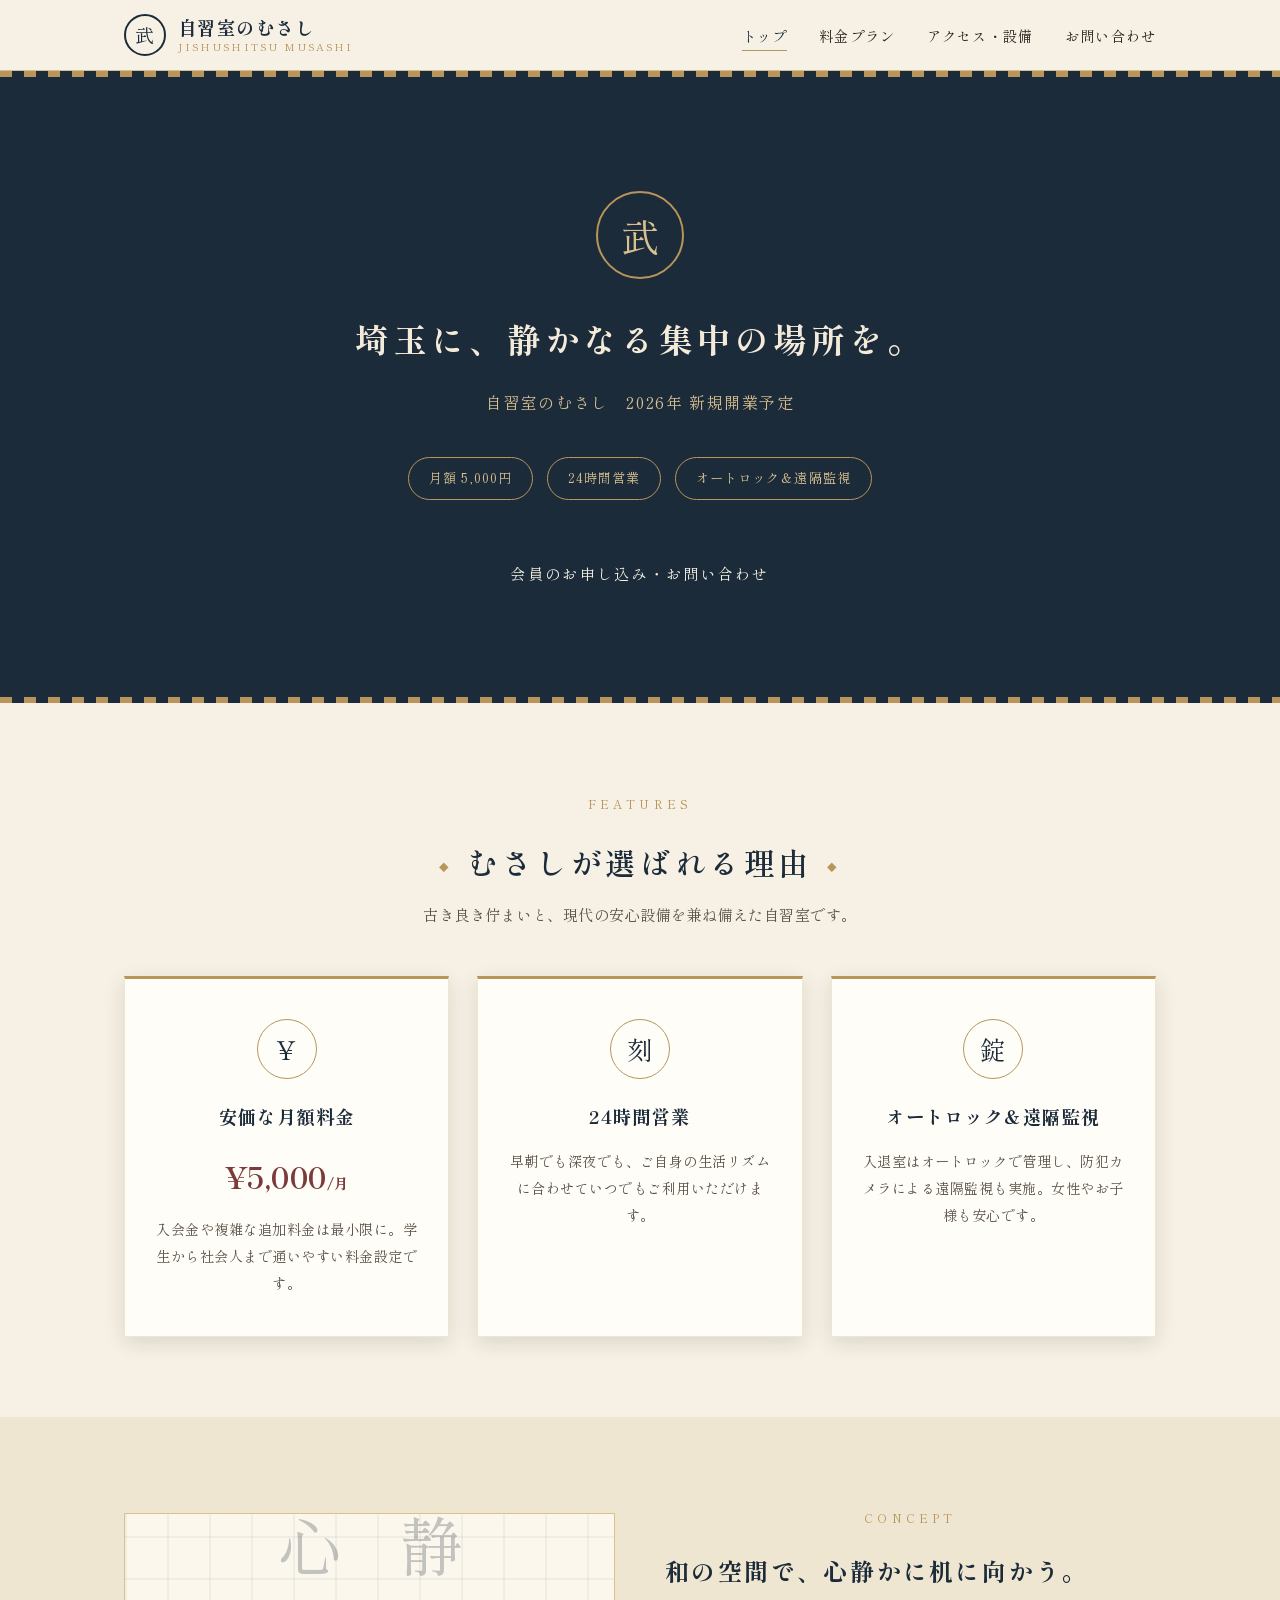
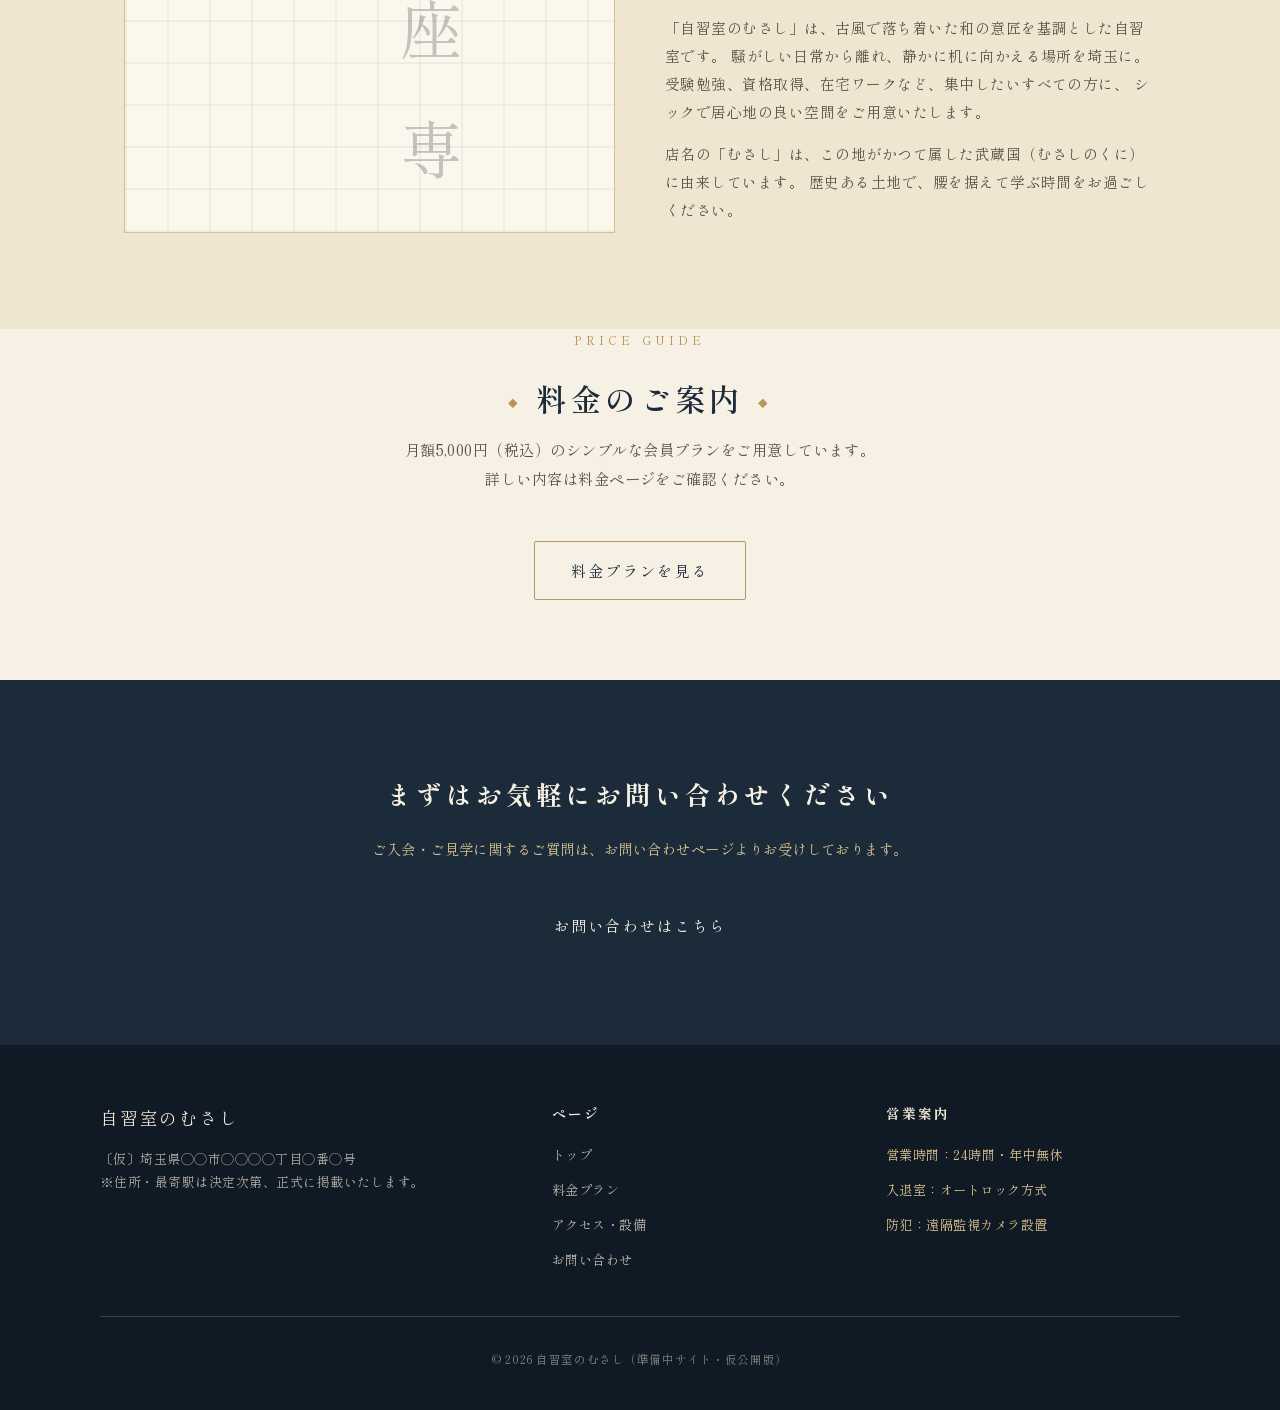
<file: musashi-jishushitsu/index.html>
<!DOCTYPE html>
<html lang="ja">
<head>
<meta charset="UTF-8">
<meta name="viewport" content="width=device-width, initial-scale=1.0">
<title>自習室のむさし｜埼玉県の24時間自習室・月額5,000円</title>
<meta name="description" content="埼玉県に新規開業する自習室「自習室のむさし」。月額5,000円、24時間営業、オートロック＆遠隔監視で安心して学べる和の空間です。">
<link rel="stylesheet" href="css/style.css">
</head>
<body>

<header class="site-header">
  <div class="header-inner">
    <a href="index.html" class="brand">
      <span class="brand-mark">武</span>
      <span class="brand-text">
        <span class="name">自習室のむさし</span>
        <span class="kana">JISHUSHITSU MUSASHI</span>
      </span>
    </a>
    <button class="nav-toggle" aria-label="メニューを開く">
      <span></span><span></span><span></span>
    </button>
    <nav class="main-nav">
      <ul>
        <li><a href="index.html">トップ</a></li>
        <li><a href="pricing.html">料金プラン</a></li>
        <li><a href="access.html">アクセス・設備</a></li>
        <li><a href="contact.html">お問い合わせ</a></li>
      </ul>
    </nav>
  </div>
</header>

<section class="hero">
  <div class="hero-emblem">武</div>
  <h1 class="hero-catch">埼玉に、静かなる集中の場所を。</h1>
  <p class="hero-sub">自習室のむさし　2026年 新規開業予定</p>
  <div class="hero-badges">
    <span class="hero-badge">月額 5,000円</span>
    <span class="hero-badge">24時間営業</span>
    <span class="hero-badge">オートロック＆遠隔監視</span>
  </div>
  <a href="contact.html" class="btn btn-primary">会員のお申し込み・お問い合わせ</a>
</section>

<section class="features">
  <div class="container">
    <span class="section-title-en">FEATURES</span>
    <h2 class="section-title">むさしが選ばれる理由</h2>
    <p class="section-lead">古き良き佇まいと、現代の安心設備を兼ね備えた自習室です。</p>

    <div class="feature-grid">
      <div class="feature-card">
        <div class="feature-icon">￥</div>
        <h3>安価な月額料金</h3>
        <p class="price">¥5,000<span style="font-size:0.9rem;">/月</span></p>
        <p>入会金や複雑な追加料金は最小限に。学生から社会人まで通いやすい料金設定です。</p>
      </div>
      <div class="feature-card">
        <div class="feature-icon">刻</div>
        <h3>24時間営業</h3>
        <p>早朝でも深夜でも、ご自身の生活リズムに合わせていつでもご利用いただけます。</p>
      </div>
      <div class="feature-card">
        <div class="feature-icon">錠</div>
        <h3>オートロック＆遠隔監視</h3>
        <p>入退室はオートロックで管理し、防犯カメラによる遠隔監視も実施。女性やお子様も安心です。</p>
      </div>
    </div>
  </div>
</section>

<section class="concept">
  <div class="container concept-inner">
    <div class="concept-visual"><span>静座 専心</span></div>
    <div class="concept-text">
      <span class="section-title-en">CONCEPT</span>
      <h2>和の空間で、心静かに机に向かう。</h2>
      <p>
        「自習室のむさし」は、古風で落ち着いた和の意匠を基調とした自習室です。
        騒がしい日常から離れ、静かに机に向かえる場所を埼玉に。
        受験勉強、資格取得、在宅ワークなど、集中したいすべての方に、
        シックで居心地の良い空間をご用意いたします。
      </p>
      <p>
        店名の「むさし」は、この地がかつて属した武蔵国（むさしのくに）に由来しています。
        歴史ある土地で、腰を据えて学ぶ時間をお過ごしください。
      </p>
    </div>
  </div>
</section>

<section class="features" style="padding-top:0;">
  <div class="container">
    <span class="section-title-en">PRICE GUIDE</span>
    <h2 class="section-title">料金のご案内</h2>
    <p class="section-lead">
      月額5,000円（税込）のシンプルな会員プランをご用意しています。<br>
      詳しい内容は料金ページをご確認ください。
    </p>
    <div style="text-align:center;">
      <a href="pricing.html" class="btn btn-outline">料金プランを見る</a>
    </div>
  </div>
</section>

<section class="cta">
  <h2>まずはお気軽にお問い合わせください</h2>
  <p>ご入会・ご見学に関するご質問は、お問い合わせページよりお受けしております。</p>
  <a href="contact.html" class="btn btn-primary">お問い合わせはこちら</a>
</section>

<footer class="site-footer">
  <div class="footer-inner">
    <div class="footer-brand">
      <span class="name">自習室のむさし</span>
      <p>
        〔仮〕埼玉県◯◯市◯◯◯◯丁目◯番◯号<br>
        ※住所・最寄駅は決定次第、正式に掲載いたします。
      </p>
    </div>
    <div class="footer-col">
      <h4>ページ</h4>
      <ul>
        <li><a href="index.html">トップ</a></li>
        <li><a href="pricing.html">料金プラン</a></li>
        <li><a href="access.html">アクセス・設備</a></li>
        <li><a href="contact.html">お問い合わせ</a></li>
      </ul>
    </div>
    <div class="footer-col">
      <h4>営業案内</h4>
      <ul>
        <li>営業時間：24時間・年中無休</li>
        <li>入退室：オートロック方式</li>
        <li>防犯：遠隔監視カメラ設置</li>
      </ul>
    </div>
  </div>
  <p class="footer-bottom">&copy; 2026 自習室のむさし（準備中サイト・仮公開版）</p>
</footer>

<script src="js/script.js"></script>
</body>
</html>
</file>
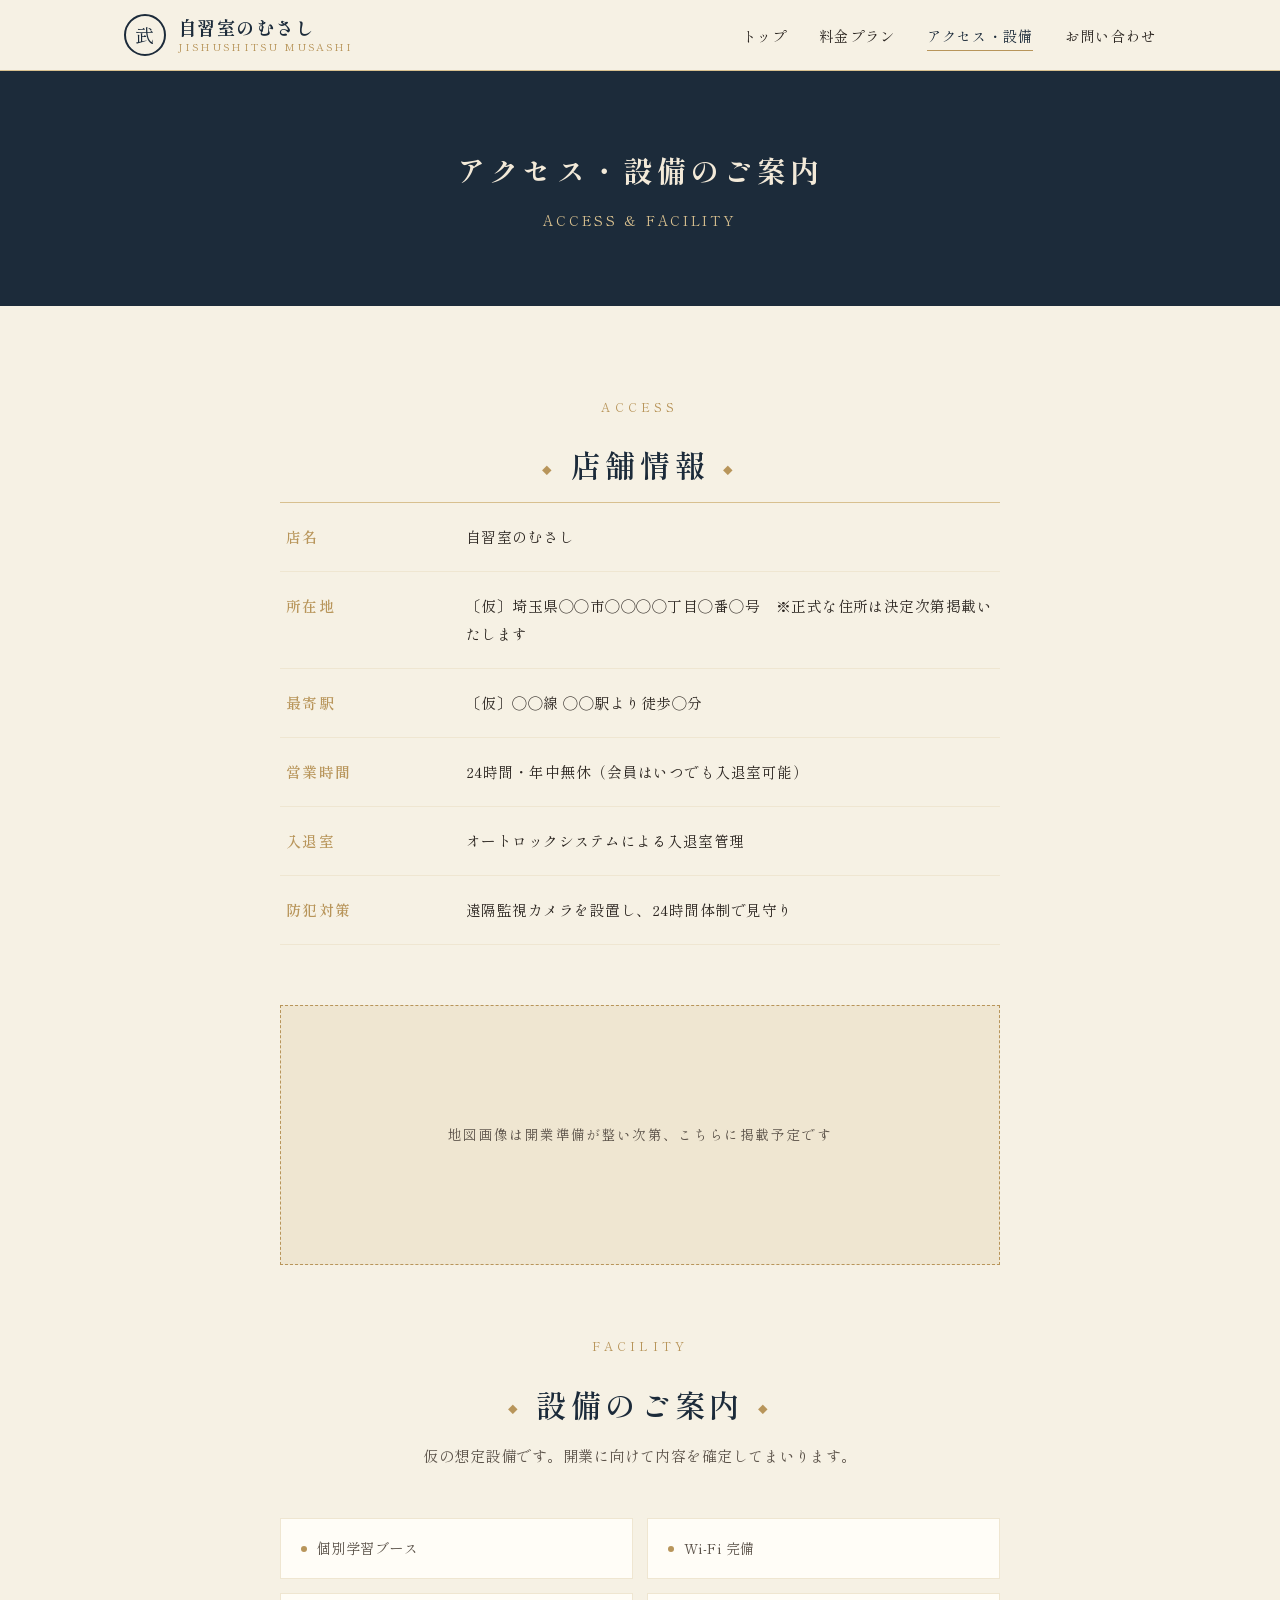
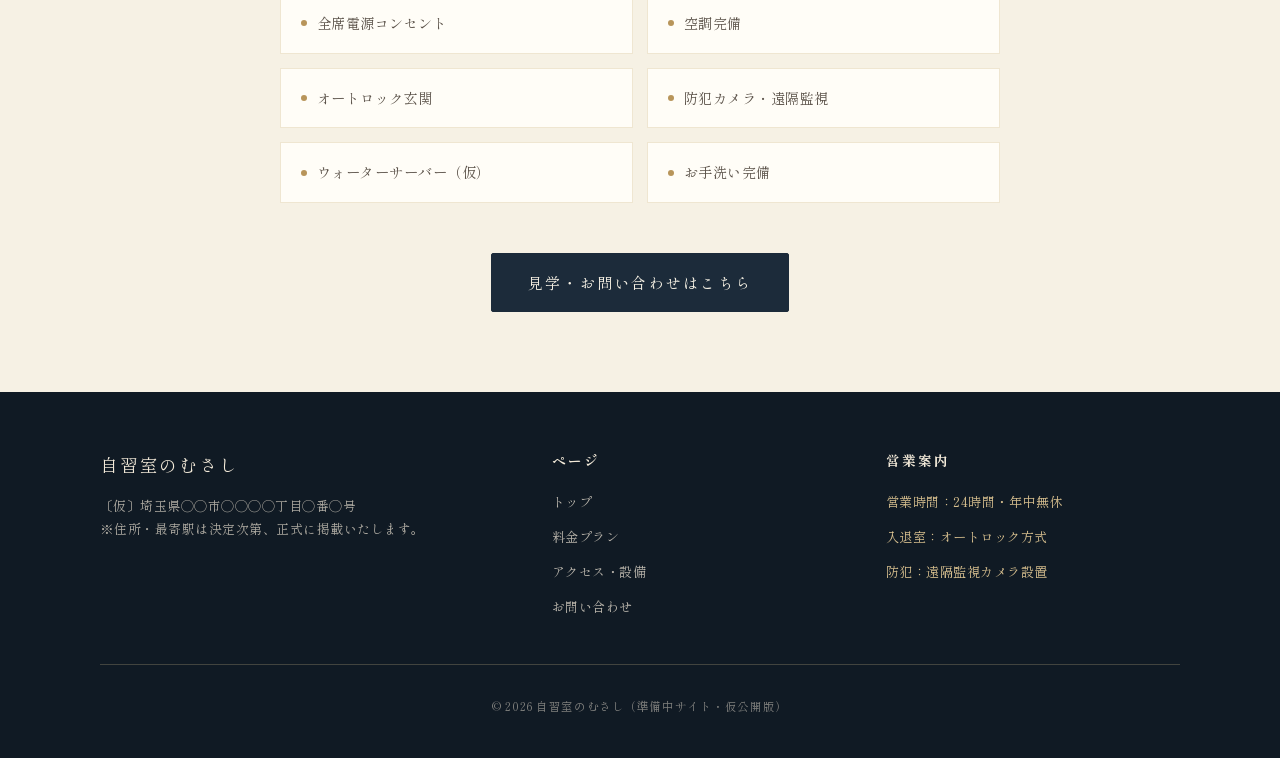
<file: musashi-jishushitsu/access.html>
<!DOCTYPE html>
<html lang="ja">
<head>
<meta charset="UTF-8">
<meta name="viewport" content="width=device-width, initial-scale=1.0">
<title>アクセス・設備｜自習室のむさし</title>
<meta name="description" content="自習室のむさしのアクセス方法・設備のご案内。オートロックと遠隔監視カメラで安心してご利用いただけます。">
<link rel="stylesheet" href="css/style.css">
</head>
<body>

<header class="site-header">
  <div class="header-inner">
    <a href="index.html" class="brand">
      <span class="brand-mark">武</span>
      <span class="brand-text">
        <span class="name">自習室のむさし</span>
        <span class="kana">JISHUSHITSU MUSASHI</span>
      </span>
    </a>
    <button class="nav-toggle" aria-label="メニューを開く">
      <span></span><span></span><span></span>
    </button>
    <nav class="main-nav">
      <ul>
        <li><a href="index.html">トップ</a></li>
        <li><a href="pricing.html">料金プラン</a></li>
        <li><a href="access.html">アクセス・設備</a></li>
        <li><a href="contact.html">お問い合わせ</a></li>
      </ul>
    </nav>
  </div>
</header>

<section class="page-hero">
  <h1>アクセス・設備のご案内</h1>
  <p>ACCESS &amp; FACILITY</p>
</section>

<section class="features">
  <div class="container">
    <span class="section-title-en">ACCESS</span>
    <h2 class="section-title">店舗情報</h2>

    <dl class="info-list">
      <div class="info-row">
        <dt>店名</dt>
        <dd>自習室のむさし</dd>
      </div>
      <div class="info-row">
        <dt>所在地</dt>
        <dd>〔仮〕埼玉県◯◯市◯◯◯◯丁目◯番◯号　※正式な住所は決定次第掲載いたします</dd>
      </div>
      <div class="info-row">
        <dt>最寄駅</dt>
        <dd>〔仮〕◯◯線 ◯◯駅より徒歩◯分</dd>
      </div>
      <div class="info-row">
        <dt>営業時間</dt>
        <dd>24時間・年中無休（会員はいつでも入退室可能）</dd>
      </div>
      <div class="info-row">
        <dt>入退室</dt>
        <dd>オートロックシステムによる入退室管理</dd>
      </div>
      <div class="info-row">
        <dt>防犯対策</dt>
        <dd>遠隔監視カメラを設置し、24時間体制で見守り</dd>
      </div>
    </dl>

    <div class="map-placeholder">
      地図画像は開業準備が整い次第、こちらに掲載予定です
    </div>

    <span class="section-title-en">FACILITY</span>
    <h2 class="section-title">設備のご案内</h2>
    <p class="section-lead">仮の想定設備です。開業に向けて内容を確定してまいります。</p>

    <div class="equip-grid">
      <div class="equip-item">個別学習ブース</div>
      <div class="equip-item">Wi-Fi 完備</div>
      <div class="equip-item">全席電源コンセント</div>
      <div class="equip-item">空調完備</div>
      <div class="equip-item">オートロック玄関</div>
      <div class="equip-item">防犯カメラ・遠隔監視</div>
      <div class="equip-item">ウォーターサーバー（仮）</div>
      <div class="equip-item">お手洗い完備</div>
    </div>

    <div style="text-align:center; margin-top:50px;">
      <a href="contact.html" class="btn btn-primary">見学・お問い合わせはこちら</a>
    </div>
  </div>
</section>

<footer class="site-footer">
  <div class="footer-inner">
    <div class="footer-brand">
      <span class="name">自習室のむさし</span>
      <p>
        〔仮〕埼玉県◯◯市◯◯◯◯丁目◯番◯号<br>
        ※住所・最寄駅は決定次第、正式に掲載いたします。
      </p>
    </div>
    <div class="footer-col">
      <h4>ページ</h4>
      <ul>
        <li><a href="index.html">トップ</a></li>
        <li><a href="pricing.html">料金プラン</a></li>
        <li><a href="access.html">アクセス・設備</a></li>
        <li><a href="contact.html">お問い合わせ</a></li>
      </ul>
    </div>
    <div class="footer-col">
      <h4>営業案内</h4>
      <ul>
        <li>営業時間：24時間・年中無休</li>
        <li>入退室：オートロック方式</li>
        <li>防犯：遠隔監視カメラ設置</li>
      </ul>
    </div>
  </div>
  <p class="footer-bottom">&copy; 2026 自習室のむさし（準備中サイト・仮公開版）</p>
</footer>

<script src="js/script.js"></script>
</body>
</html>
</file>
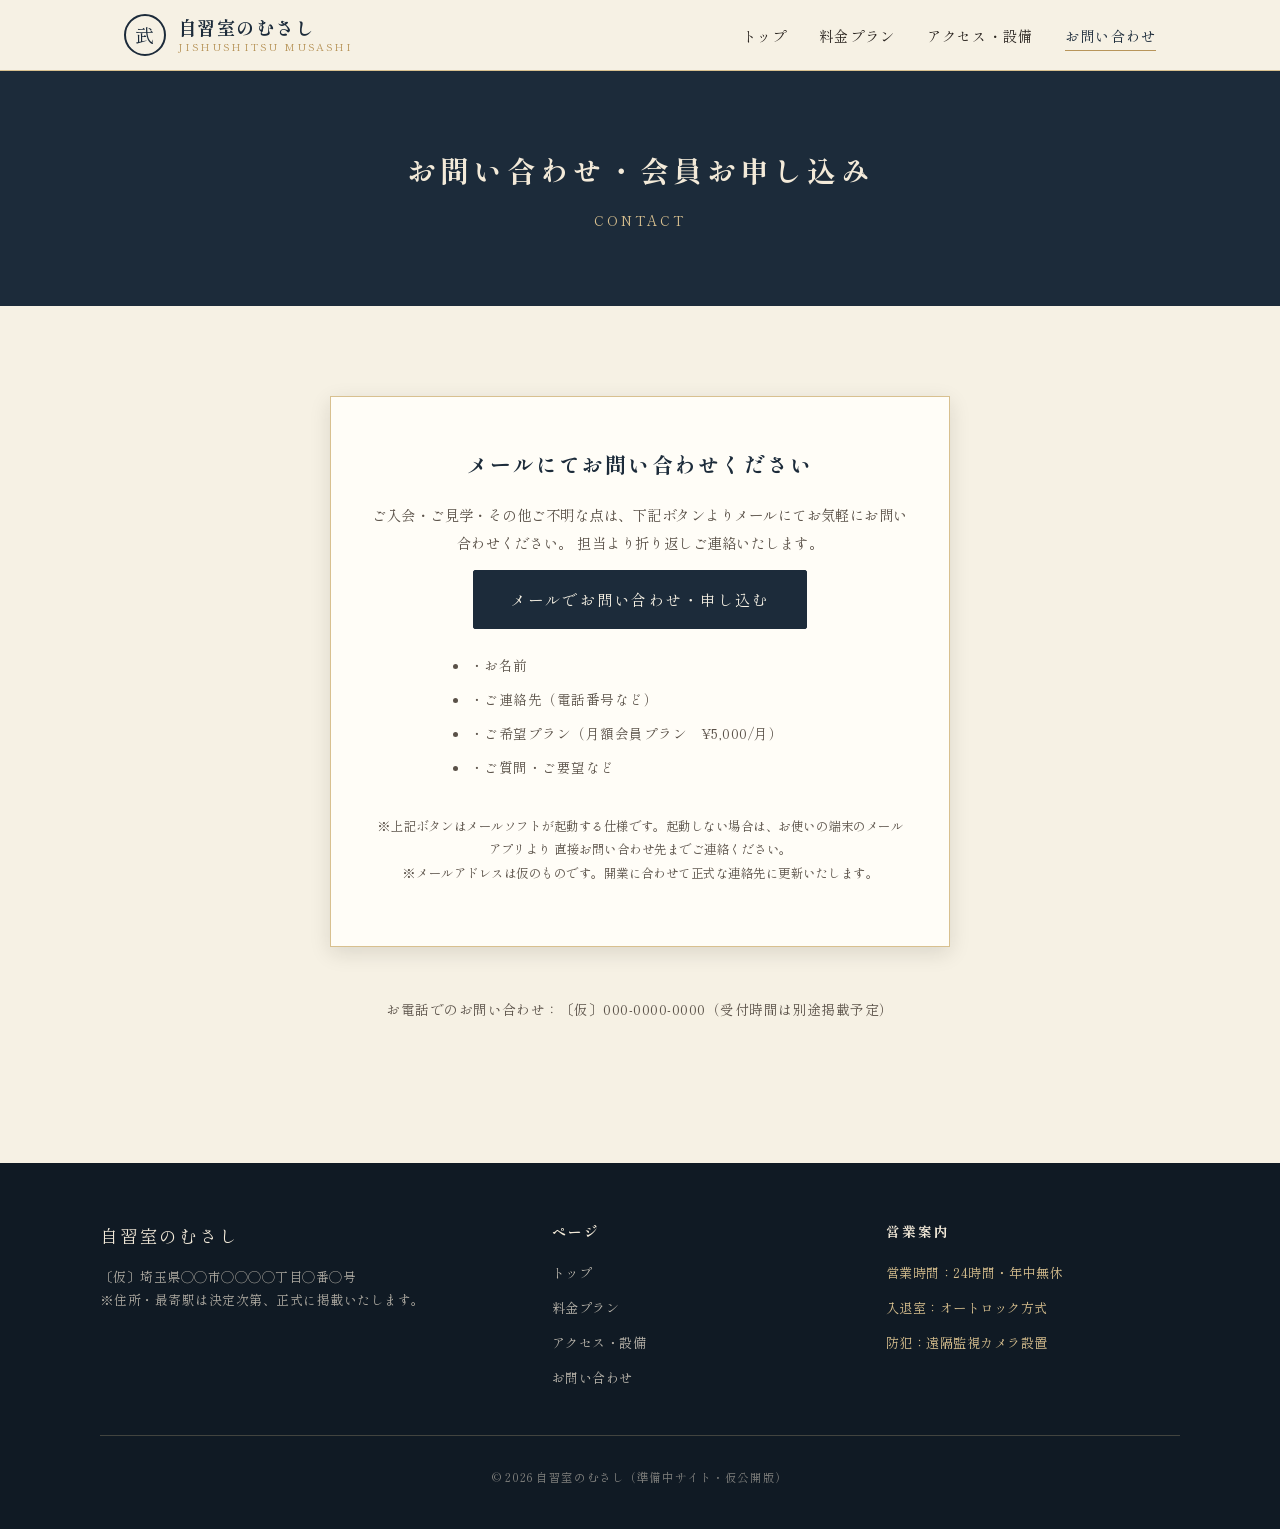
<file: musashi-jishushitsu/contact.html>
<!DOCTYPE html>
<html lang="ja">
<head>
<meta charset="UTF-8">
<meta name="viewport" content="width=device-width, initial-scale=1.0">
<title>お問い合わせ｜自習室のむさし</title>
<meta name="description" content="自習室のむさしへのお問い合わせ・会員お申し込みはメールにて受け付けております。">
<link rel="stylesheet" href="css/style.css">
</head>
<body>

<header class="site-header">
  <div class="header-inner">
    <a href="index.html" class="brand">
      <span class="brand-mark">武</span>
      <span class="brand-text">
        <span class="name">自習室のむさし</span>
        <span class="kana">JISHUSHITSU MUSASHI</span>
      </span>
    </a>
    <button class="nav-toggle" aria-label="メニューを開く">
      <span></span><span></span><span></span>
    </button>
    <nav class="main-nav">
      <ul>
        <li><a href="index.html">トップ</a></li>
        <li><a href="pricing.html">料金プラン</a></li>
        <li><a href="access.html">アクセス・設備</a></li>
        <li><a href="contact.html">お問い合わせ</a></li>
      </ul>
    </nav>
  </div>
</header>

<section class="page-hero">
  <h1>お問い合わせ・会員お申し込み</h1>
  <p>CONTACT</p>
</section>

<section class="features">
  <div class="container">

    <div class="contact-box">
      <h2>メールにてお問い合わせください</h2>
      <p>
        ご入会・ご見学・その他ご不明な点は、下記ボタンよりメールにてお気軽にお問い合わせください。
        担当より折り返しご連絡いたします。
      </p>

      <a
        class="btn btn-primary"
        href="mailto:info@musashi-jishushitsu.example.jp?subject=%E3%80%90%E8%87%AA%E7%BF%92%E5%AE%A4%E3%81%AE%E3%82%80%E3%81%95%E3%81%97%E3%80%91%E3%81%8A%E5%95%8F%E3%81%84%E5%90%88%E3%82%8F%E3%81%9B&body=%E3%81%94%E6%B0%8F%E5%90%8D%EF%BC%9A%0D%0A%E3%81%94%E9%80%A3%E7%B5%A1%E5%85%88%EF%BC%88%E9%9B%BB%E8%A9%B1%E7%95%AA%E5%8F%B7%E3%81%AA%E3%81%A9%EF%BC%89%EF%BC%9A%0D%0A%E3%81%94%E5%B8%8C%E6%9C%9B%E3%83%97%E3%83%A9%E3%83%B3%EF%BC%9A%E6%9C%88%E9%A1%8D%E4%BC%9A%E5%93%A1%E3%83%97%E3%83%A9%E3%83%B3%EF%BC%88%C2%A55%2C000%2F%E6%9C%88%EF%BC%89%0D%0A%E3%81%8A%E5%95%8F%E3%81%84%E5%90%88%E3%82%8F%E3%81%9B%E5%86%85%E5%AE%B9%EF%BC%9A%0D%0A"
      >
        メールでお問い合わせ・申し込む
      </a>

      <ul class="contact-checklist">
        <li>・お名前</li>
        <li>・ご連絡先（電話番号など）</li>
        <li>・ご希望プラン（月額会員プラン　¥5,000/月）</li>
        <li>・ご質問・ご要望など</li>
      </ul>

      <p style="font-size:0.78rem; color:var(--color-ink-soft);">
        ※上記ボタンはメールソフトが起動する仕様です。起動しない場合は、お使いの端末のメールアプリより
        直接お問い合わせ先までご連絡ください。<br>
        ※メールアドレスは仮のものです。開業に合わせて正式な連絡先に更新いたします。
      </p>
    </div>

    <div class="contact-alt">
      お電話でのお問い合わせ：〔仮〕000-0000-0000（受付時間は別途掲載予定）
    </div>

  </div>
</section>

<footer class="site-footer">
  <div class="footer-inner">
    <div class="footer-brand">
      <span class="name">自習室のむさし</span>
      <p>
        〔仮〕埼玉県◯◯市◯◯◯◯丁目◯番◯号<br>
        ※住所・最寄駅は決定次第、正式に掲載いたします。
      </p>
    </div>
    <div class="footer-col">
      <h4>ページ</h4>
      <ul>
        <li><a href="index.html">トップ</a></li>
        <li><a href="pricing.html">料金プラン</a></li>
        <li><a href="access.html">アクセス・設備</a></li>
        <li><a href="contact.html">お問い合わせ</a></li>
      </ul>
    </div>
    <div class="footer-col">
      <h4>営業案内</h4>
      <ul>
        <li>営業時間：24時間・年中無休</li>
        <li>入退室：オートロック方式</li>
        <li>防犯：遠隔監視カメラ設置</li>
      </ul>
    </div>
  </div>
  <p class="footer-bottom">&copy; 2026 自習室のむさし（準備中サイト・仮公開版）</p>
</footer>

<script src="js/script.js"></script>
</body>
</html>
</file>
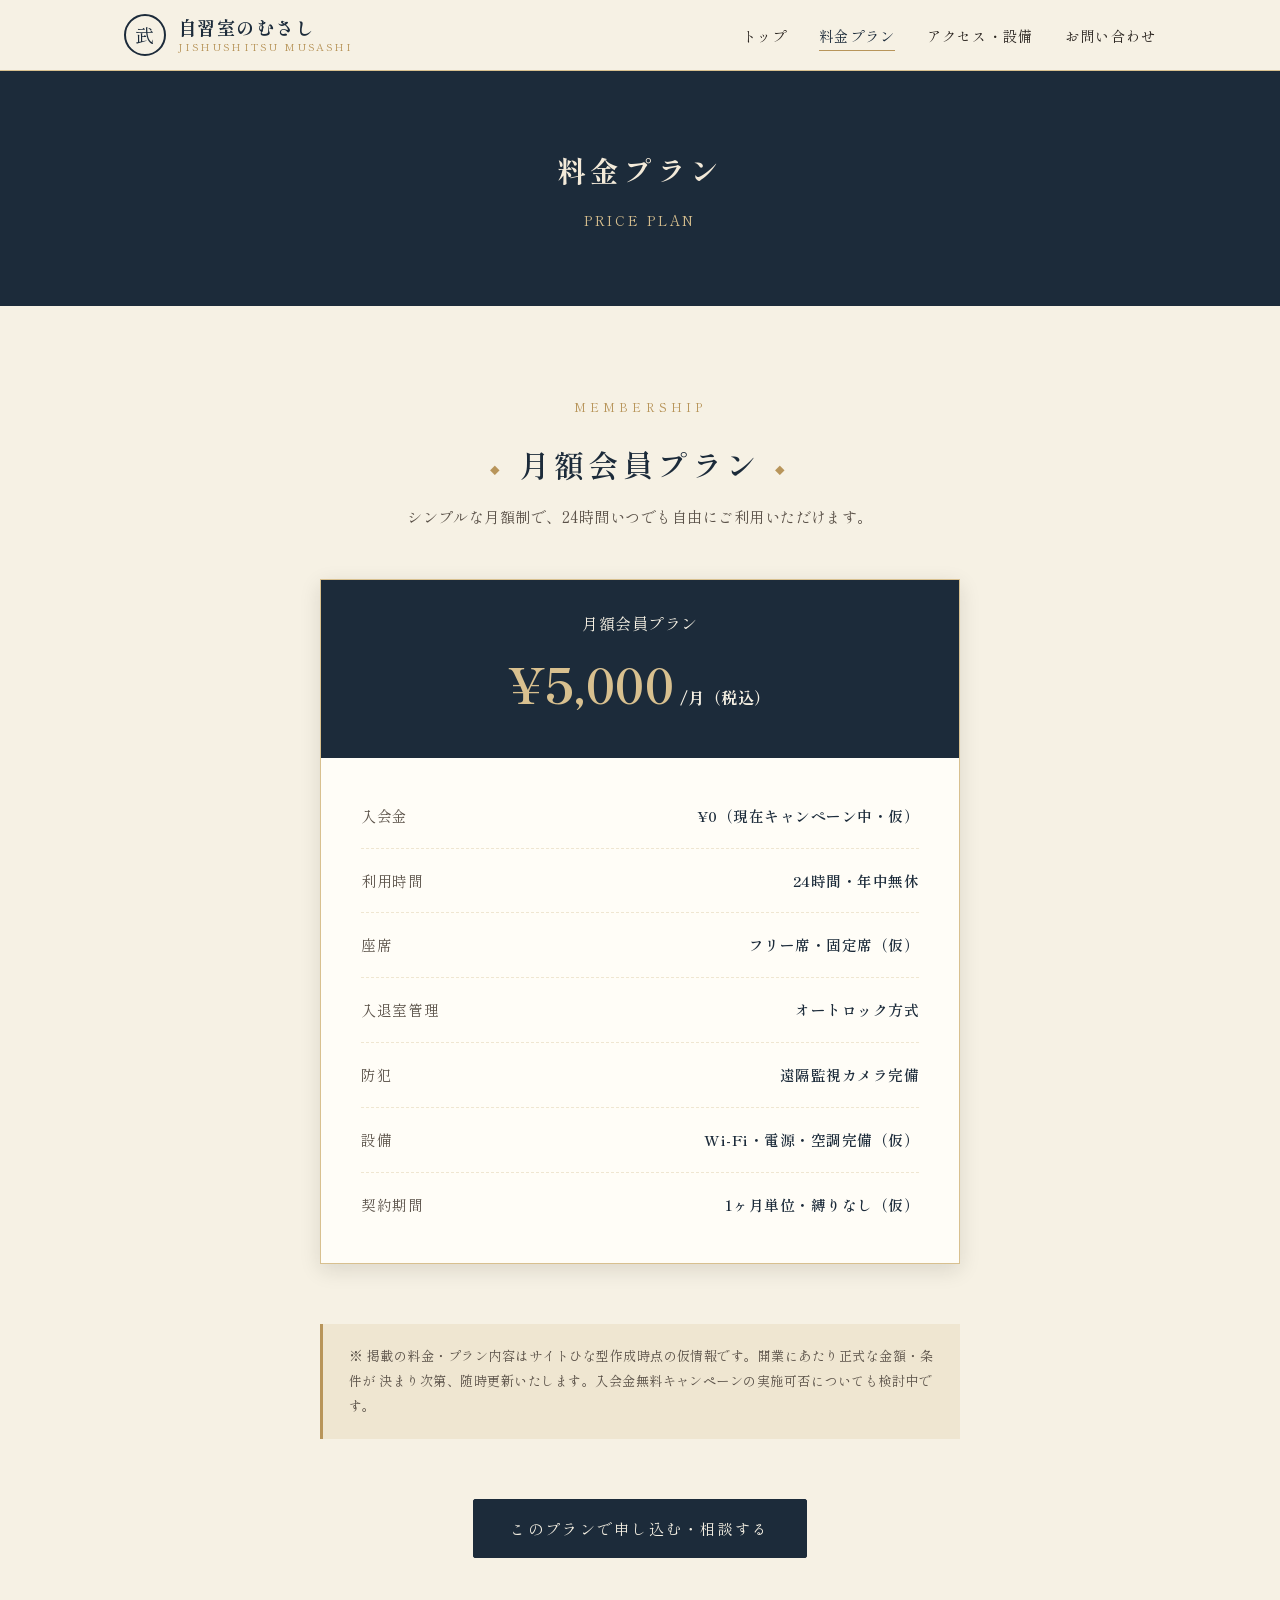
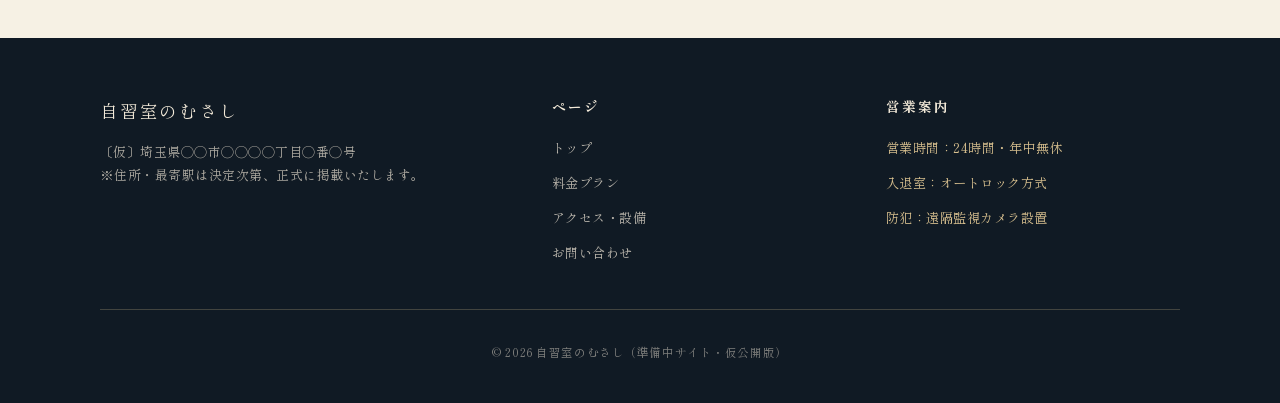
<file: musashi-jishushitsu/pricing.html>
<!DOCTYPE html>
<html lang="ja">
<head>
<meta charset="UTF-8">
<meta name="viewport" content="width=device-width, initial-scale=1.0">
<title>料金プラン｜自習室のむさし</title>
<meta name="description" content="自習室のむさしの料金プラン。月額5,000円で24時間いつでもご利用いただけます。">
<link rel="stylesheet" href="css/style.css">
</head>
<body>

<header class="site-header">
  <div class="header-inner">
    <a href="index.html" class="brand">
      <span class="brand-mark">武</span>
      <span class="brand-text">
        <span class="name">自習室のむさし</span>
        <span class="kana">JISHUSHITSU MUSASHI</span>
      </span>
    </a>
    <button class="nav-toggle" aria-label="メニューを開く">
      <span></span><span></span><span></span>
    </button>
    <nav class="main-nav">
      <ul>
        <li><a href="index.html">トップ</a></li>
        <li><a href="pricing.html">料金プラン</a></li>
        <li><a href="access.html">アクセス・設備</a></li>
        <li><a href="contact.html">お問い合わせ</a></li>
      </ul>
    </nav>
  </div>
</header>

<section class="page-hero">
  <h1>料金プラン</h1>
  <p>PRICE PLAN</p>
</section>

<section class="features">
  <div class="container">
    <span class="section-title-en">MEMBERSHIP</span>
    <h2 class="section-title">月額会員プラン</h2>
    <p class="section-lead">
      シンプルな月額制で、24時間いつでも自由にご利用いただけます。
    </p>

    <div class="pricing-table">
      <div class="pricing-head">
        <div>月額会員プラン</div>
        <div class="amount">¥5,000<small>/月（税込）</small></div>
      </div>
      <dl class="pricing-rows">
        <div class="pricing-row">
          <dt>入会金</dt>
          <dd>¥0（現在キャンペーン中・仮）</dd>
        </div>
        <div class="pricing-row">
          <dt>利用時間</dt>
          <dd>24時間・年中無休</dd>
        </div>
        <div class="pricing-row">
          <dt>座席</dt>
          <dd>フリー席・固定席（仮）</dd>
        </div>
        <div class="pricing-row">
          <dt>入退室管理</dt>
          <dd>オートロック方式</dd>
        </div>
        <div class="pricing-row">
          <dt>防犯</dt>
          <dd>遠隔監視カメラ完備</dd>
        </div>
        <div class="pricing-row">
          <dt>設備</dt>
          <dd>Wi-Fi・電源・空調完備（仮）</dd>
        </div>
        <div class="pricing-row">
          <dt>契約期間</dt>
          <dd>1ヶ月単位・縛りなし（仮）</dd>
        </div>
      </dl>
    </div>

    <div class="note-box">
      ※ 掲載の料金・プラン内容はサイトひな型作成時点の仮情報です。開業にあたり正式な金額・条件が
      決まり次第、随時更新いたします。入会金無料キャンペーンの実施可否についても検討中です。
    </div>

    <div style="text-align:center;">
      <a href="contact.html" class="btn btn-primary">このプランで申し込む・相談する</a>
    </div>
  </div>
</section>

<footer class="site-footer">
  <div class="footer-inner">
    <div class="footer-brand">
      <span class="name">自習室のむさし</span>
      <p>
        〔仮〕埼玉県◯◯市◯◯◯◯丁目◯番◯号<br>
        ※住所・最寄駅は決定次第、正式に掲載いたします。
      </p>
    </div>
    <div class="footer-col">
      <h4>ページ</h4>
      <ul>
        <li><a href="index.html">トップ</a></li>
        <li><a href="pricing.html">料金プラン</a></li>
        <li><a href="access.html">アクセス・設備</a></li>
        <li><a href="contact.html">お問い合わせ</a></li>
      </ul>
    </div>
    <div class="footer-col">
      <h4>営業案内</h4>
      <ul>
        <li>営業時間：24時間・年中無休</li>
        <li>入退室：オートロック方式</li>
        <li>防犯：遠隔監視カメラ設置</li>
      </ul>
    </div>
  </div>
  <p class="footer-bottom">&copy; 2026 自習室のむさし（準備中サイト・仮公開版）</p>
</footer>

<script src="js/script.js"></script>
</body>
</html>
</file>
<file: musashi-jishushitsu/css/style.css>
@import url('https://fonts.googleapis.com/css2?family=Shippori+Mincho:wght@400;500;600;700&family=Noto+Serif+JP:wght@400;500;600&display=swap');

/* ---------- 変数 ---------- */
:root {
  --color-bg: #f6f1e4;          /* 生成り・和紙色 */
  --color-bg-panel: #efe6d1;    /* やや濃い和紙色 */
  --color-ink: #2b2520;         /* 墨色 */
  --color-ink-soft: #5a5148;
  --color-indigo: #1c2b3a;      /* 藍色（濃紺） */
  --color-indigo-dark: #101a24;
  --color-gold: #b8955a;        /* 金茶 */
  --color-gold-light: #d8c08f;
  --color-crimson: #7c3b3b;     /* 臙脂 */
  --font-mincho: "Shippori Mincho", "Noto Serif JP", "Yu Mincho", "游明朝", serif;
  --max-width: 1080px;
  --shadow-soft: 0 6px 20px rgba(28, 22, 14, 0.12);
}

* { box-sizing: border-box; }

html { scroll-behavior: smooth; }

body {
  margin: 0;
  font-family: var(--font-mincho);
  background-color: var(--color-bg);
  color: var(--color-ink);
  line-height: 1.9;
  letter-spacing: 0.03em;
}

img { max-width: 100%; display: block; }

a { color: inherit; text-decoration: none; }

.container {
  max-width: var(--max-width);
  margin: 0 auto;
  padding: 0 24px;
}

/* ---------- 見出し共通 ---------- */
.section-title {
  text-align: center;
  font-size: 1.9rem;
  font-weight: 600;
  letter-spacing: 0.15em;
  color: var(--color-indigo);
  margin: 0 0 8px;
}

.section-title-en {
  text-align: center;
  display: block;
  font-size: 0.75rem;
  letter-spacing: 0.35em;
  color: var(--color-gold);
  margin-bottom: 18px;
}

.section-lead {
  text-align: center;
  color: var(--color-ink-soft);
  max-width: 640px;
  margin: 0 auto 48px;
  font-size: 0.95rem;
}

/* 見出し飾り（家紋風の菱形） */
.section-title::before,
.section-title::after {
  content: "◆";
  color: var(--color-gold);
  font-size: 0.6rem;
  vertical-align: middle;
  margin: 0 14px;
}

/* ---------- ヘッダー ---------- */
.site-header {
  position: sticky;
  top: 0;
  z-index: 100;
  background: rgba(246, 241, 228, 0.95);
  border-bottom: 1px solid var(--color-gold-light);
  backdrop-filter: blur(4px);
}

.header-inner {
  max-width: var(--max-width);
  margin: 0 auto;
  padding: 14px 24px;
  display: flex;
  align-items: center;
  justify-content: space-between;
}

.brand {
  display: flex;
  align-items: center;
  gap: 12px;
}

.brand-mark {
  width: 42px;
  height: 42px;
  border-radius: 50%;
  border: 2px solid var(--color-indigo);
  display: flex;
  align-items: center;
  justify-content: center;
  font-size: 1.2rem;
  color: var(--color-indigo);
  flex-shrink: 0;
  background: var(--color-bg);
}

.brand-text {
  line-height: 1.3;
}

.brand-text .name {
  font-size: 1.15rem;
  font-weight: 700;
  color: var(--color-indigo);
  letter-spacing: 0.08em;
}

.brand-text .kana {
  font-size: 0.65rem;
  color: var(--color-gold);
  letter-spacing: 0.2em;
  display: block;
}

.nav-toggle {
  display: none;
  flex-direction: column;
  gap: 5px;
  background: none;
  border: none;
  cursor: pointer;
  padding: 6px;
}

.nav-toggle span {
  width: 24px;
  height: 2px;
  background: var(--color-indigo);
}

.main-nav ul {
  list-style: none;
  display: flex;
  gap: 32px;
  margin: 0;
  padding: 0;
}

.main-nav a {
  font-size: 0.9rem;
  letter-spacing: 0.08em;
  color: var(--color-ink);
  padding-bottom: 4px;
  border-bottom: 1px solid transparent;
  transition: color 0.2s, border-color 0.2s;
}

.main-nav a:hover,
.main-nav a.is-active {
  color: var(--color-indigo);
  border-color: var(--color-gold);
}

/* ---------- ボタン ---------- */
.btn {
  display: inline-block;
  padding: 14px 36px;
  border-radius: 2px;
  font-size: 0.95rem;
  letter-spacing: 0.15em;
  border: 1px solid var(--color-gold);
  transition: background 0.25s, color 0.25s, transform 0.2s;
  position: relative;
}

.btn-primary {
  background: var(--color-indigo);
  color: var(--color-bg) !important;
  border-color: var(--color-indigo);
}

.btn-primary:hover {
  background: var(--color-indigo-dark);
  transform: translateY(-2px);
}

.btn-outline {
  background: transparent;
  color: var(--color-indigo) !important;
}

.btn-outline:hover {
  background: var(--color-indigo);
  color: var(--color-bg) !important;
}

/* ---------- ヒーロー（青海波パターン） ---------- */
.hero {
  position: relative;
  background-color: var(--color-indigo);
  background-image:
    radial-gradient(circle at 100% 50%, transparent 20%, rgba(255,255,255,0.06) 21%, rgba(255,255,255,0.06) 34%, transparent 35%, transparent),
    radial-gradient(circle at 0% 50%, transparent 20%, rgba(255,255,255,0.06) 21%, rgba(255,255,255,0.06) 34%, transparent 35%, transparent) 0 -60px;
  background-size: 90px 120px;
  color: #f3ead9;
  padding: 120px 24px 100px;
  text-align: center;
  overflow: hidden;
}

.hero::before,
.hero::after {
  content: "";
  position: absolute;
  left: 0; right: 0;
  height: 6px;
  background: repeating-linear-gradient(90deg, var(--color-gold) 0 12px, transparent 12px 24px);
}
.hero::before { top: 0; }
.hero::after { bottom: 0; }

.hero-emblem {
  width: 88px;
  height: 88px;
  margin: 0 auto 28px;
  border: 2px solid var(--color-gold);
  border-radius: 50%;
  display: flex;
  align-items: center;
  justify-content: center;
  font-size: 2.4rem;
  color: var(--color-gold-light);
}

.hero-catch {
  font-size: 2.1rem;
  font-weight: 700;
  letter-spacing: 0.12em;
  margin: 0 0 16px;
}

.hero-sub {
  font-size: 1rem;
  letter-spacing: 0.1em;
  color: var(--color-gold-light);
  margin: 0 0 40px;
}

.hero-badges {
  display: flex;
  justify-content: center;
  flex-wrap: wrap;
  gap: 14px;
  margin-bottom: 44px;
}

.hero-badge {
  border: 1px solid var(--color-gold);
  padding: 8px 20px;
  font-size: 0.82rem;
  letter-spacing: 0.08em;
  color: var(--color-gold-light);
  border-radius: 999px;
}

/* ---------- ページヒーロー（下層ページ用の簡易版） ---------- */
.page-hero {
  background-color: var(--color-indigo);
  background-image:
    radial-gradient(circle at 100% 50%, transparent 20%, rgba(255,255,255,0.06) 21%, rgba(255,255,255,0.06) 34%, transparent 35%, transparent),
    radial-gradient(circle at 0% 50%, transparent 20%, rgba(255,255,255,0.06) 21%, rgba(255,255,255,0.06) 34%, transparent 35%, transparent) 0 -60px;
  background-size: 90px 120px;
  color: #f3ead9;
  text-align: center;
  padding: 72px 24px;
}

.page-hero h1 {
  font-size: 1.8rem;
  letter-spacing: 0.15em;
  margin: 0 0 10px;
}

.page-hero p {
  color: var(--color-gold-light);
  font-size: 0.85rem;
  letter-spacing: 0.2em;
  margin: 0;
}

/* ---------- 特徴カード ---------- */
.features {
  padding: 90px 0 80px;
}

.feature-grid {
  display: grid;
  grid-template-columns: repeat(3, 1fr);
  gap: 28px;
}

.feature-card {
  background: #fffdf7;
  border: 1px solid var(--color-bg-panel);
  border-top: 3px solid var(--color-gold);
  padding: 40px 28px;
  text-align: center;
  box-shadow: var(--shadow-soft);
}

.feature-icon {
  width: 60px;
  height: 60px;
  margin: 0 auto 20px;
  border: 1px solid var(--color-gold);
  border-radius: 50%;
  display: flex;
  align-items: center;
  justify-content: center;
  font-size: 1.6rem;
  color: var(--color-indigo);
}

.feature-card h3 {
  font-size: 1.15rem;
  color: var(--color-indigo);
  letter-spacing: 0.08em;
  margin: 0 0 14px;
}

.feature-card .price {
  font-size: 1.9rem;
  color: var(--color-crimson);
  font-weight: 700;
}

.feature-card p {
  font-size: 0.88rem;
  color: var(--color-ink-soft);
  margin: 10px 0 0;
}

/* ---------- コンセプト ---------- */
.concept {
  background: var(--color-bg-panel);
  padding: 90px 0;
}

.concept-inner {
  display: grid;
  grid-template-columns: 1fr 1fr;
  gap: 50px;
  align-items: center;
}

.concept-visual {
  height: 320px;
  background:
    repeating-linear-gradient(0deg, rgba(28,43,58,0.05) 0 2px, transparent 2px 42px),
    repeating-linear-gradient(90deg, rgba(28,43,58,0.05) 0 2px, transparent 2px 42px),
    #fbf7ec;
  border: 1px solid var(--color-gold-light);
  position: relative;
  display: flex;
  align-items: center;
  justify-content: center;
}

.concept-visual span {
  font-size: 4rem;
  color: var(--color-indigo);
  opacity: 0.25;
  letter-spacing: 0.3em;
  writing-mode: vertical-rl;
}

.concept-text h2 {
  font-size: 1.5rem;
  color: var(--color-indigo);
  letter-spacing: 0.1em;
  margin-top: 0;
}

.concept-text p {
  color: var(--color-ink-soft);
  font-size: 0.92rem;
}

/* ---------- CTA ---------- */
.cta {
  text-align: center;
  padding: 90px 24px;
  background-color: var(--color-indigo);
  color: var(--color-bg);
}

.cta h2 {
  font-size: 1.6rem;
  letter-spacing: 0.15em;
  margin: 0 0 16px;
}

.cta p {
  color: var(--color-gold-light);
  margin: 0 0 34px;
  font-size: 0.9rem;
}

/* ---------- 料金ページ ---------- */
.pricing-table {
  max-width: 640px;
  margin: 0 auto 60px;
  background: #fffdf7;
  border: 1px solid var(--color-gold-light);
  box-shadow: var(--shadow-soft);
}

.pricing-head {
  background: var(--color-indigo);
  color: var(--color-bg);
  text-align: center;
  padding: 28px;
}

.pricing-head .amount {
  font-size: 3rem;
  font-weight: 700;
  color: var(--color-gold-light);
}

.pricing-head .amount small {
  font-size: 1rem;
  color: var(--color-bg);
  margin-left: 6px;
}

.pricing-rows {
  padding: 10px 40px;
}

.pricing-row {
  display: flex;
  justify-content: space-between;
  padding: 18px 0;
  border-bottom: 1px dashed var(--color-bg-panel);
  font-size: 0.92rem;
}

.pricing-row:last-child { border-bottom: none; }

.pricing-row dt {
  color: var(--color-ink-soft);
  letter-spacing: 0.05em;
}

.pricing-row dd {
  margin: 0;
  font-weight: 600;
  color: var(--color-indigo);
  text-align: right;
}

.note-box {
  max-width: 640px;
  margin: 0 auto 60px;
  background: var(--color-bg-panel);
  border-left: 3px solid var(--color-gold);
  padding: 20px 26px;
  font-size: 0.82rem;
  color: var(--color-ink-soft);
}

/* ---------- アクセスページ ---------- */
.info-list {
  max-width: 720px;
  margin: 0 auto 60px;
  border-top: 1px solid var(--color-gold-light);
}

.info-row {
  display: grid;
  grid-template-columns: 160px 1fr;
  gap: 20px;
  padding: 20px 6px;
  border-bottom: 1px solid var(--color-bg-panel);
  font-size: 0.92rem;
}

.info-row dt {
  color: var(--color-gold);
  letter-spacing: 0.1em;
  font-weight: 600;
}

.info-row dd { margin: 0; color: var(--color-ink); }

.map-placeholder {
  max-width: 720px;
  margin: 0 auto 70px;
  height: 260px;
  border: 1px dashed var(--color-gold);
  background: var(--color-bg-panel);
  display: flex;
  align-items: center;
  justify-content: center;
  color: var(--color-ink-soft);
  font-size: 0.85rem;
  letter-spacing: 0.1em;
}

.equip-grid {
  max-width: 720px;
  margin: 0 auto 20px;
  display: grid;
  grid-template-columns: repeat(2, 1fr);
  gap: 14px;
}

.equip-item {
  background: #fffdf7;
  border: 1px solid var(--color-bg-panel);
  padding: 16px 20px;
  font-size: 0.88rem;
  color: var(--color-ink-soft);
  display: flex;
  align-items: center;
  gap: 10px;
}

.equip-item::before {
  content: "";
  width: 6px;
  height: 6px;
  background: var(--color-gold);
  border-radius: 50%;
  flex-shrink: 0;
}

/* ---------- お問い合わせページ ---------- */
.contact-box {
  max-width: 620px;
  margin: 0 auto 50px;
  background: #fffdf7;
  border: 1px solid var(--color-gold-light);
  box-shadow: var(--shadow-soft);
  padding: 48px 40px;
  text-align: center;
}

.contact-box h2 {
  color: var(--color-indigo);
  font-size: 1.3rem;
  letter-spacing: 0.1em;
  margin-top: 0;
}

.contact-box p {
  font-size: 0.9rem;
  color: var(--color-ink-soft);
}

.contact-checklist {
  text-align: left;
  max-width: 420px;
  margin: 24px auto 34px;
  font-size: 0.85rem;
  color: var(--color-ink-soft);
}

.contact-checklist li { margin-bottom: 8px; }

.contact-alt {
  max-width: 620px;
  margin: 0 auto 60px;
  text-align: center;
  font-size: 0.85rem;
  color: var(--color-ink-soft);
}

/* ---------- フッター ---------- */
.site-footer {
  background: var(--color-indigo-dark);
  color: var(--color-gold-light);
  padding: 56px 24px 28px;
}

.footer-inner {
  max-width: var(--max-width);
  margin: 0 auto;
  display: grid;
  grid-template-columns: 1.4fr 1fr 1fr;
  gap: 40px;
  padding-bottom: 34px;
  border-bottom: 1px solid rgba(216, 192, 143, 0.25);
}

.footer-brand .name {
  font-size: 1.1rem;
  color: #f3ead9;
  letter-spacing: 0.1em;
  margin-bottom: 10px;
  display: block;
}

.footer-brand p {
  font-size: 0.8rem;
  color: rgba(243, 234, 217, 0.7);
  line-height: 1.8;
}

.footer-col h4 {
  font-size: 0.85rem;
  letter-spacing: 0.15em;
  color: #f3ead9;
  margin: 0 0 16px;
}

.footer-col ul {
  list-style: none;
  padding: 0;
  margin: 0;
  font-size: 0.82rem;
}

.footer-col li { margin-bottom: 10px; }

.footer-col a { color: rgba(243, 234, 217, 0.75); }
.footer-col a:hover { color: var(--color-gold-light); }

.footer-bottom {
  text-align: center;
  font-size: 0.72rem;
  color: rgba(243, 234, 217, 0.5);
  padding-top: 20px;
  letter-spacing: 0.05em;
}

/* ---------- レスポンシブ ---------- */
@media (max-width: 860px) {
  .feature-grid { grid-template-columns: 1fr; }
  .concept-inner { grid-template-columns: 1fr; }
  .footer-inner { grid-template-columns: 1fr; gap: 28px; }
  .info-row { grid-template-columns: 110px 1fr; }
  .equip-grid { grid-template-columns: 1fr; }
}

@media (max-width: 720px) {
  .nav-toggle { display: flex; }
  .main-nav {
    position: absolute;
    top: 100%;
    left: 0;
    right: 0;
    background: var(--color-bg);
    border-bottom: 1px solid var(--color-gold-light);
    display: none;
  }
  .main-nav.is-open { display: block; }
  .main-nav ul {
    flex-direction: column;
    gap: 0;
    padding: 10px 24px 20px;
  }
  .main-nav li { border-bottom: 1px solid var(--color-bg-panel); }
  .main-nav a { display: block; padding: 14px 0; }
  .hero-catch { font-size: 1.5rem; }
  .hero { padding: 90px 20px 70px; }
}
</file>
